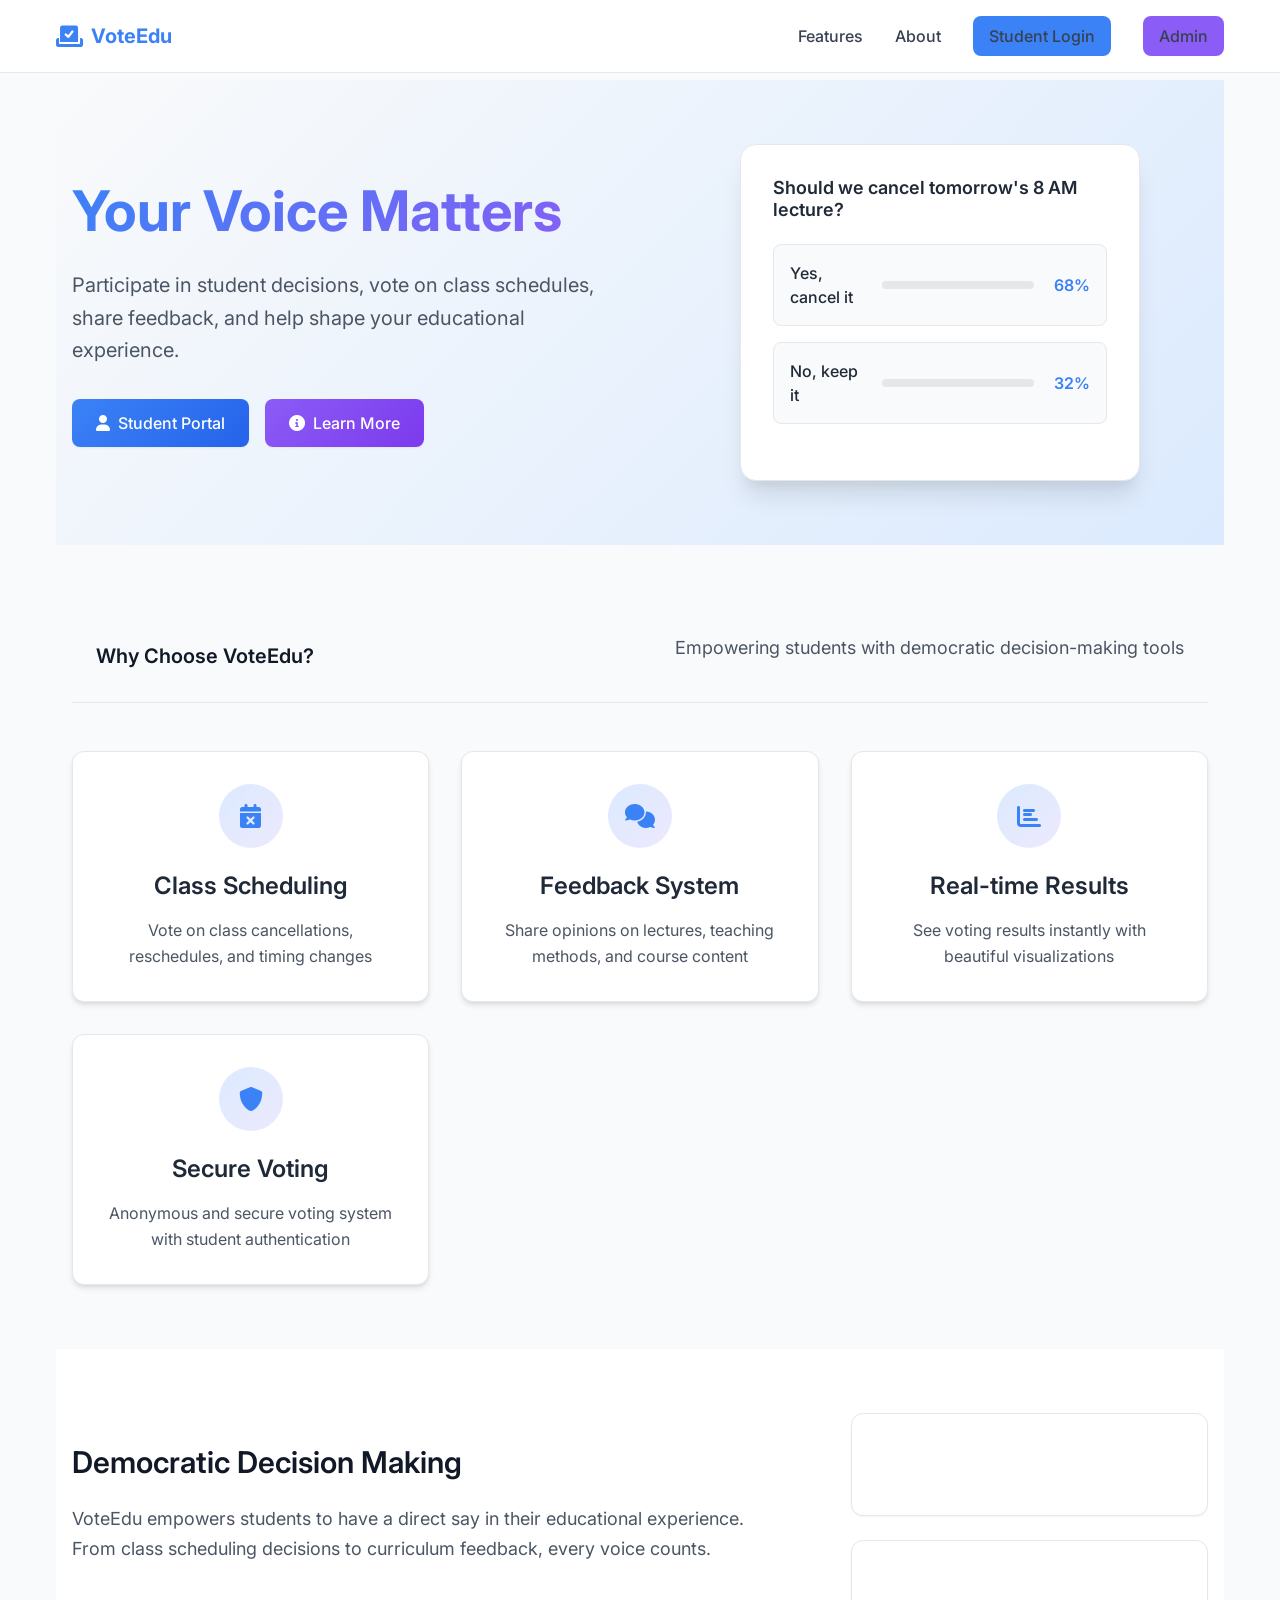
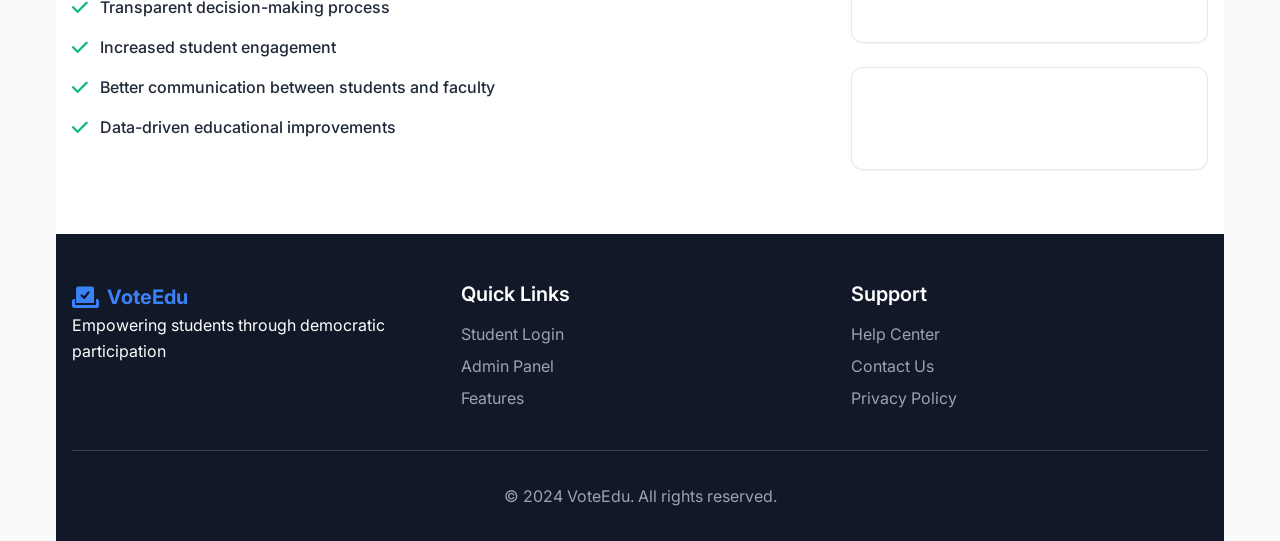
<file: index.html>
<!DOCTYPE html>
<html lang="en">
<head>
    <meta charset="UTF-8">
    <meta name="viewport" content="width=device-width, initial-scale=1.0">
    <title>Student Voting System</title>
    <link rel="stylesheet" href="css/style.css">
    <link href="https://fonts.googleapis.com/css2?family=Inter:wght@300;400;500;600;700&display=swap" rel="stylesheet">
    <link rel="stylesheet" href="https://cdnjs.cloudflare.com/ajax/libs/font-awesome/6.0.0/css/all.min.css">
</head>
<body>
    <div class="container">
        <header class="header">
            <div class="nav-container">
                <div class="logo">
                    <i class="fas fa-vote-yea"></i>
                    <span>VoteEdu</span>
                </div>
                <nav class="nav-links">
                    <a href="#features">Features</a>
                    <a href="#about">About</a>
                    <a href="login.html" class="btn-login">Student Login</a>
                    <a href="admin-login.html" class="btn-admin">Admin</a>
                </nav>
            </div>
        </header>

        <main class="main-content">
            <section class="hero">
                <div class="hero-content">
                    <h1 class="hero-title">Your Voice Matters</h1>
                    <p class="hero-subtitle">
                        Participate in student decisions, vote on class schedules, share feedback, 
                        and help shape your educational experience.
                    </p>
                    <div class="hero-buttons">
                        <a href="login.html" class="btn btn-primary">
                            <i class="fas fa-user"></i>
                            Student Portal
                        </a>
                        <a href="#features" class="btn btn-secondary">
                            <i class="fas fa-info-circle"></i>
                            Learn More
                        </a>
                    </div>
                </div>
                <div class="hero-visual">
                    <div class="voting-card">
                        <div class="card-header">
                            <h3>Should we cancel tomorrow's 8 AM lecture?</h3>
                        </div>
                        <div class="voting-options">
                            <div class="option">
                                <span class="option-text">Yes, cancel it</span>
                                <div class="progress-bar">
                                    <div class="progress" style="width: 68%"></div>
                                </div>
                                <span class="percentage">68%</span>
                            </div>
                            <div class="option">
                                <span class="option-text">No, keep it</span>
                                <div class="progress-bar">
                                    <div class="progress" style="width: 32%"></div>
                                </div>
                                <span class="percentage">32%</span>
                            </div>
                        </div>
                    </div>
                </div>
            </section>

            <section id="features" class="features">
                <div class="section-header">
                    <h2>Why Choose VoteEdu?</h2>
                    <p>Empowering students with democratic decision-making tools</p>
                </div>
                <div class="features-grid">
                    <div class="feature-card">
                        <div class="feature-icon">
                            <i class="fas fa-calendar-times"></i>
                        </div>
                        <h3>Class Scheduling</h3>
                        <p>Vote on class cancellations, reschedules, and timing changes</p>
                    </div>
                    <div class="feature-card">
                        <div class="feature-icon">
                            <i class="fas fa-comments"></i>
                        </div>
                        <h3>Feedback System</h3>
                        <p>Share opinions on lectures, teaching methods, and course content</p>
                    </div>
                    <div class="feature-card">
                        <div class="feature-icon">
                            <i class="fas fa-chart-bar"></i>
                        </div>
                        <h3>Real-time Results</h3>
                        <p>See voting results instantly with beautiful visualizations</p>
                    </div>
                    <div class="feature-card">
                        <div class="feature-icon">
                            <i class="fas fa-shield-alt"></i>
                        </div>
                        <h3>Secure Voting</h3>
                        <p>Anonymous and secure voting system with student authentication</p>
                    </div>
                </div>
            </section>

            <section id="about" class="about">
                <div class="about-content">
                    <div class="about-text">
                        <h2>Democratic Decision Making</h2>
                        <p>
                            VoteEdu empowers students to have a direct say in their educational experience. 
                            From class scheduling decisions to curriculum feedback, every voice counts.
                        </p>
                        <ul class="benefits-list">
                            <li><i class="fas fa-check"></i> Transparent decision-making process</li>
                            <li><i class="fas fa-check"></i> Increased student engagement</li>
                            <li><i class="fas fa-check"></i> Better communication between students and faculty</li>
                            <li><i class="fas fa-check"></i> Data-driven educational improvements</li>
                        </ul>
                    </div>
                    <div class="about-stats">
                        <div class="stat-card">
                            <div class="stat-number">2,500+</div>
                            <div class="stat-label">Active Students</div>
                        </div>
                        <div class="stat-card">
                            <div class="stat-number">150+</div>
                            <div class="stat-label">Polls Created</div>
                        </div>
                        <div class="stat-card">
                            <div class="stat-number">95%</div>
                            <div class="stat-label">Satisfaction Rate</div>
                        </div>
                    </div>
                </div>
            </section>
        </main>

        <footer class="footer">
            <div class="footer-content">
                <div class="footer-section">
                    <div class="logo">
                        <i class="fas fa-vote-yea"></i>
                        <span>VoteEdu</span>
                    </div>
                    <p>Empowering students through democratic participation</p>
                </div>
                <div class="footer-section">
                    <h4>Quick Links</h4>
                    <ul>
                        <li><a href="login.html">Student Login</a></li>
                        <li><a href="admin-login.html">Admin Panel</a></li>
                        <li><a href="#features">Features</a></li>
                    </ul>
                </div>
                <div class="footer-section">
                    <h4>Support</h4>
                    <ul>
                        <li><a href="#help">Help Center</a></li>
                        <li><a href="#contact">Contact Us</a></li>
                        <li><a href="#privacy">Privacy Policy</a></li>
                    </ul>
                </div>
            </div>
            <div class="footer-bottom">
                <p>&copy; 2024 VoteEdu. All rights reserved.</p>
            </div>
        </footer>
    </div>

    <script src="js/main.js"></script>
</body>
</html>
</file>
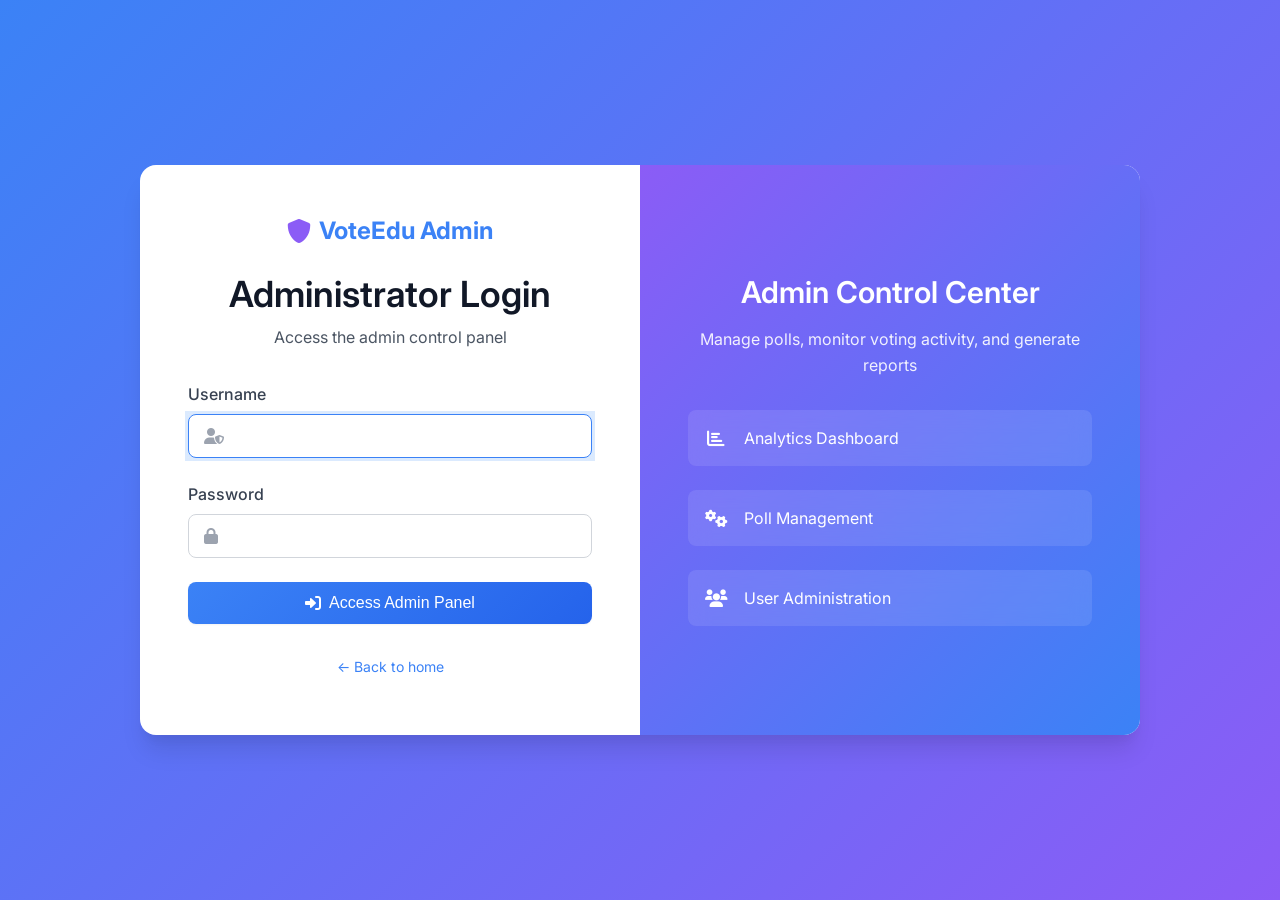
<file: admin-login.html>
<!DOCTYPE html>
<html lang="en">
<head>
    <meta charset="UTF-8">
    <meta name="viewport" content="width=device-width, initial-scale=1.0">
    <title>Admin Login - VoteEdu</title>
    <link rel="stylesheet" href="css/style.css">
    <link href="https://fonts.googleapis.com/css2?family=Inter:wght@300;400;500;600;700&display=swap" rel="stylesheet">
    <link rel="stylesheet" href="https://cdnjs.cloudflare.com/ajax/libs/font-awesome/6.0.0/css/all.min.css">
</head>
<body class="auth-page">
    <div class="auth-container">
        <div class="auth-card admin-auth">
            <div class="auth-header">
                <div class="logo">
                    <i class="fas fa-shield-alt"></i>
                    <span>VoteEdu Admin</span>
                </div>
                <h1>Administrator Login</h1>
                <p>Access the admin control panel</p>
            </div>

            <form class="auth-form" action="php/admin-login.php" method="POST">
                <div class="form-group">
                    <label for="admin_username">Username</label>
                    <div class="input-group">
                        <i class="fas fa-user-shield"></i>
                        <input type="text" id="admin_username" name="admin_username" required>
                    </div>
                </div>

                <div class="form-group">
                    <label for="admin_password">Password</label>
                    <div class="input-group">
                        <i class="fas fa-lock"></i>
                        <input type="password" id="admin_password" name="admin_password" required>
                    </div>
                </div>

                <button type="submit" class="btn btn-primary btn-full">
                    <i class="fas fa-sign-in-alt"></i>
                    Access Admin Panel
                </button>
            </form>

            <div class="auth-footer">
                <p><a href="index.html">← Back to home</a></p>
            </div>
        </div>

        <div class="auth-visual admin-visual">
            <div class="visual-content">
                <h2>Admin Control Center</h2>
                <p>Manage polls, monitor voting activity, and generate reports</p>
                <div class="feature-highlights">
                    <div class="highlight">
                        <i class="fas fa-chart-bar"></i>
                        <span>Analytics Dashboard</span>
                    </div>
                    <div class="highlight">
                        <i class="fas fa-cogs"></i>
                        <span>Poll Management</span>
                    </div>
                    <div class="highlight">
                        <i class="fas fa-users"></i>
                        <span>User Administration</span>
                    </div>
                </div>
            </div>
        </div>
    </div>

    <script src="js/auth.js"></script>
</body>
</html>
</file>
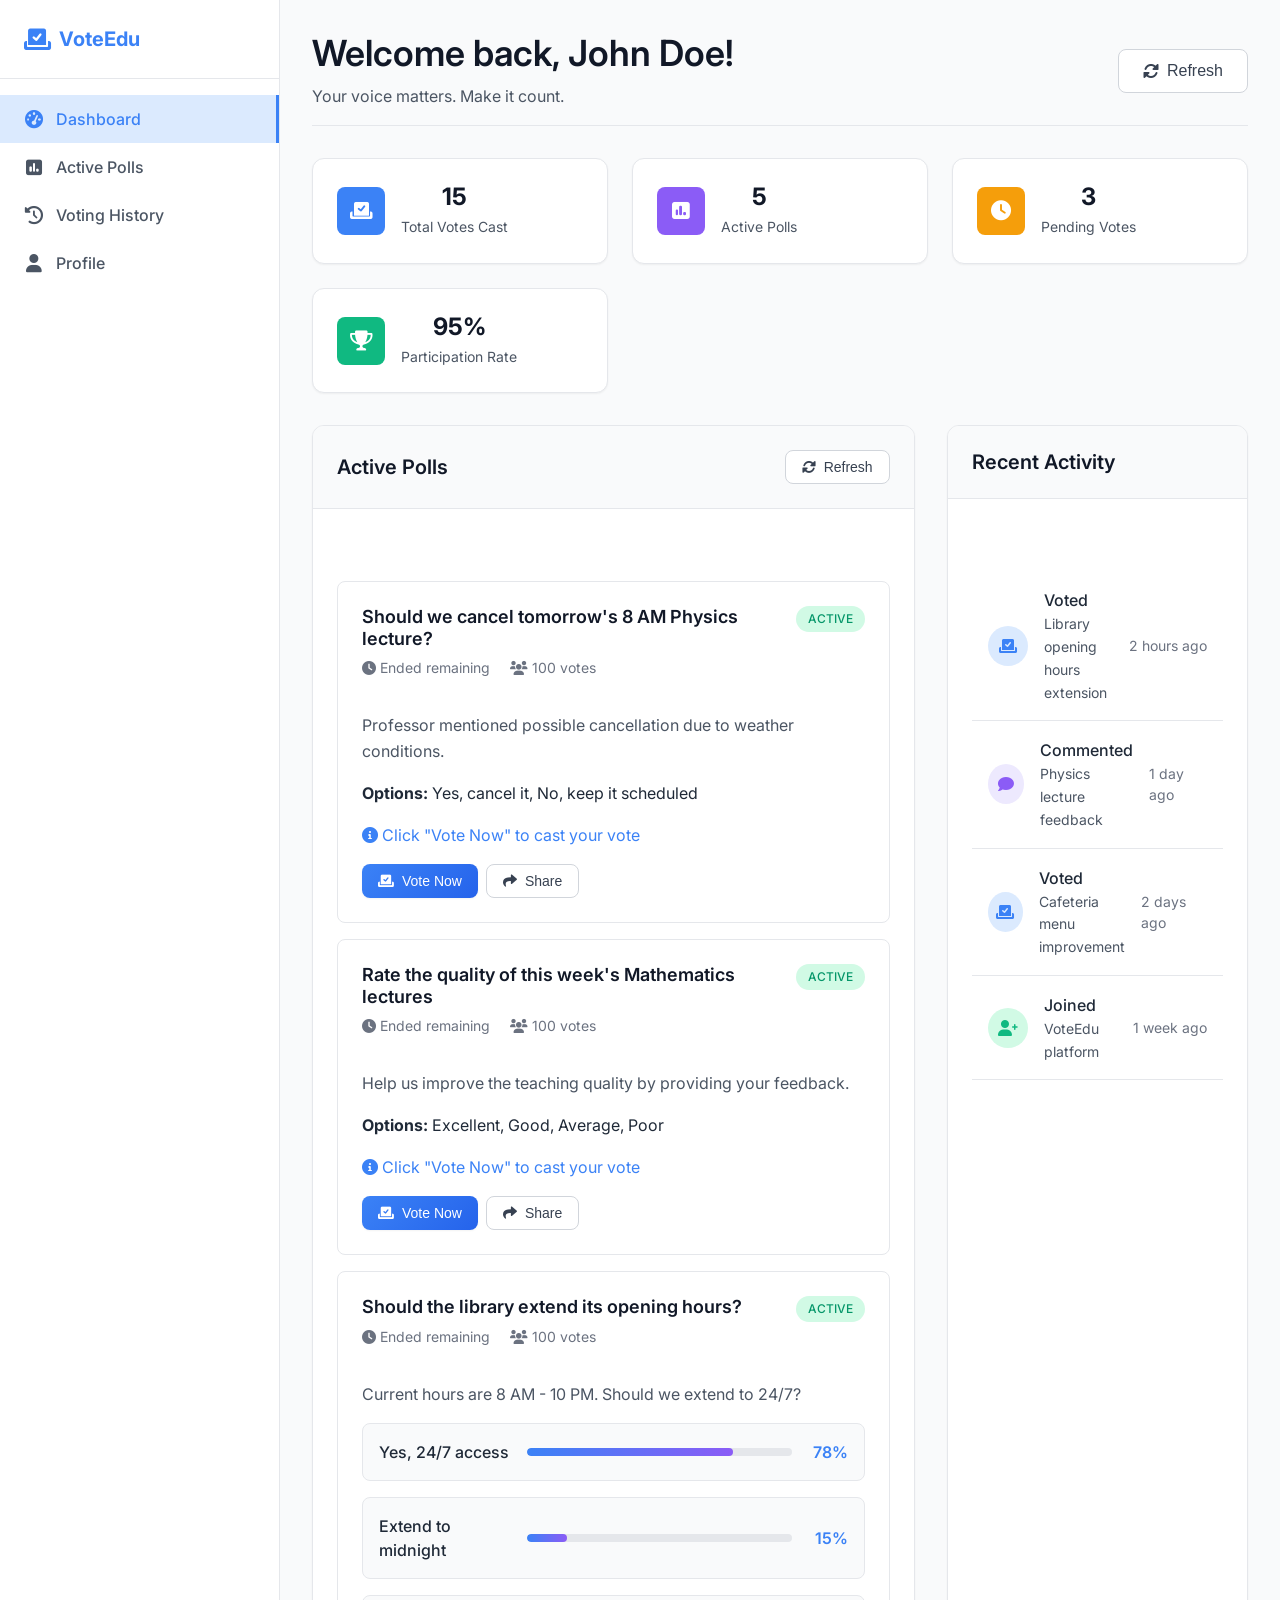
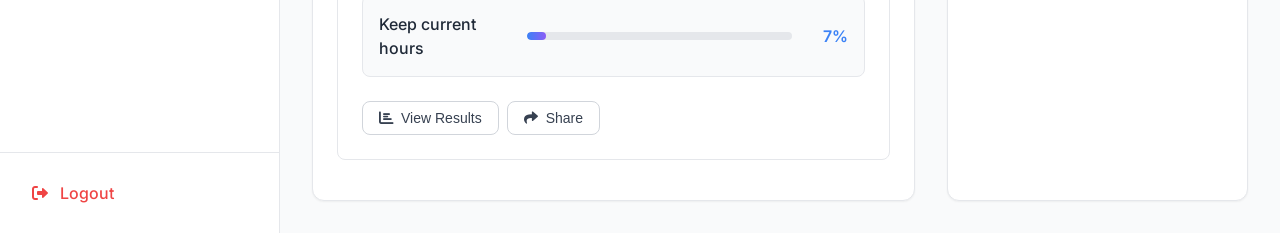
<file: dashboard.html>
<!DOCTYPE html>
<html lang="en">
<head>
    <meta charset="UTF-8">
    <meta name="viewport" content="width=device-width, initial-scale=1.0">
    <title>Student Dashboard - VoteEdu</title>
    <link rel="stylesheet" href="css/style.css">
    <link href="https://fonts.googleapis.com/css2?family=Inter:wght@300;400;500;600;700&display=swap" rel="stylesheet">
    <link rel="stylesheet" href="https://cdnjs.cloudflare.com/ajax/libs/font-awesome/6.0.0/css/all.min.css">
</head>
<body class="dashboard-page">
    <div class="dashboard-container">
        <aside class="sidebar">
            <div class="sidebar-header">
                <div class="logo">
                    <i class="fas fa-vote-yea"></i>
                    <span>VoteEdu</span>
                </div>
            </div>
            
            <nav class="sidebar-nav">
                <a href="#dashboard" class="nav-item active">
                    <i class="fas fa-tachometer-alt"></i>
                    <span>Dashboard</span>
                </a>
                <a href="#polls" class="nav-item">
                    <i class="fas fa-poll"></i>
                    <span>Active Polls</span>
                </a>
                <a href="#history" class="nav-item">
                    <i class="fas fa-history"></i>
                    <span>Voting History</span>
                </a>
                <a href="#profile" class="nav-item">
                    <i class="fas fa-user"></i>
                    <span>Profile</span>
                </a>
            </nav>

            <div class="sidebar-footer">
                <a href="php/logout.php" class="logout-btn">
                    <i class="fas fa-sign-out-alt"></i>
                    <span>Logout</span>
                </a>
            </div>
        </aside>

        <main class="main-dashboard">
            <header class="dashboard-header">
                <div class="header-content">
                    <h1>Welcome back, <span id="studentName">Student</span>!</h1>
                    <p>Your voice matters. Make it count.</p>
                </div>
                <div class="header-actions">
                    <button class="btn btn-outline" onclick="refreshDashboard()">
                        <i class="fas fa-sync-alt"></i>
                        Refresh
                    </button>
                </div>
            </header>

            <div class="dashboard-content">
                <div class="stats-grid">
                    <div class="stat-card">
                        <div class="stat-icon">
                            <i class="fas fa-vote-yea"></i>
                        </div>
                        <div class="stat-info">
                            <h3 id="totalVotes">0</h3>
                            <p>Total Votes Cast</p>
                        </div>
                    </div>
                    <div class="stat-card">
                        <div class="stat-icon">
                            <i class="fas fa-poll"></i>
                        </div>
                        <div class="stat-info">
                            <h3 id="activePolls">0</h3>
                            <p>Active Polls</p>
                        </div>
                    </div>
                    <div class="stat-card">
                        <div class="stat-icon">
                            <i class="fas fa-clock"></i>
                        </div>
                        <div class="stat-info">
                            <h3 id="pendingVotes">0</h3>
                            <p>Pending Votes</p>
                        </div>
                    </div>
                    <div class="stat-card">
                        <div class="stat-icon">
                            <i class="fas fa-trophy"></i>
                        </div>
                        <div class="stat-info">
                            <h3>95%</h3>
                            <p>Participation Rate</p>
                        </div>
                    </div>
                </div>

                <div class="content-grid">
                    <section class="polls-section">
                        <div class="section-header">
                            <h2>Active Polls</h2>
                            <button class="btn btn-outline btn-sm" onclick="loadPolls()">
                                <i class="fas fa-sync-alt"></i>
                                Refresh
                            </button>
                        </div>
                        <div class="polls-container" id="pollsContainer">
                            <!-- Polls will be loaded dynamically -->
                        </div>
                    </section>

                    <section class="recent-activity">
                        <div class="section-header">
                            <h2>Recent Activity</h2>
                        </div>
                        <div class="activity-list" id="activityList">
                            <!-- Activity items will be loaded dynamically -->
                        </div>
                    </section>
                </div>
            </div>
        </main>
    </div>

    <!-- Voting Modal -->
    <div class="modal" id="votingModal">
        <div class="modal-content">
            <div class="modal-header">
                <h3 id="modalTitle">Poll Title</h3>
                <button class="close-btn" onclick="closeVotingModal()">
                    <i class="fas fa-times"></i>
                </button>
            </div>
            <div class="modal-body">
                <p id="modalDescription">Poll description</p>
                <div class="voting-options" id="votingOptions">
                    <!-- Options will be populated dynamically -->
                </div>
                <div class="comment-section">
                    <label for="voterComment">Add a comment (optional):</label>
                    <textarea id="voterComment" placeholder="Share your thoughts..."></textarea>
                </div>
            </div>
            <div class="modal-footer">
                <button class="btn btn-secondary" onclick="closeVotingModal()">Cancel</button>
                <button class="btn btn-primary" onclick="submitVote()">
                    <i class="fas fa-vote-yea"></i>
                    Submit Vote
                </button>
            </div>
        </div>
    </div>

    <script src="js/dashboard.js"></script>
</body>
</html>
</file>
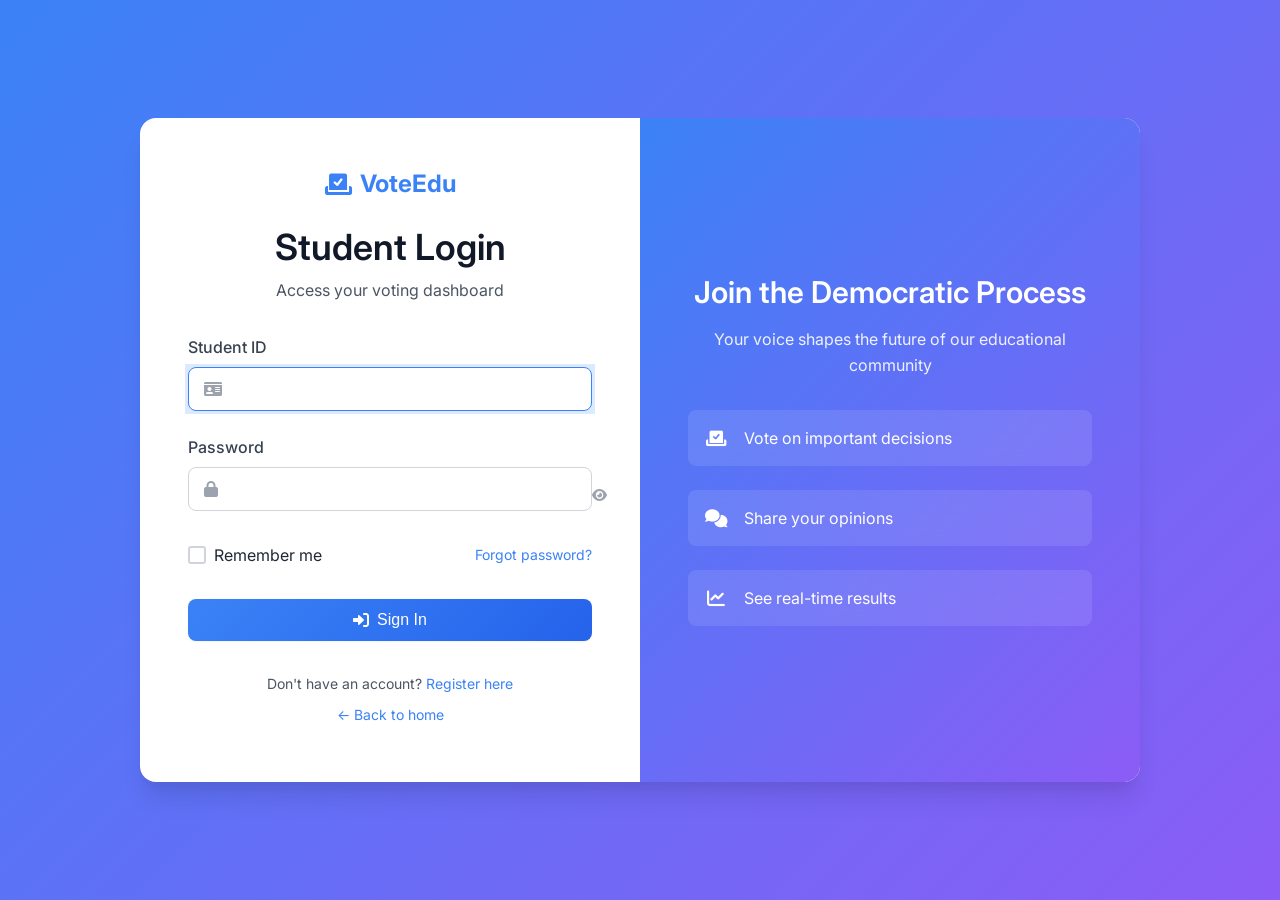
<file: login.html>
<!DOCTYPE html>
<html lang="en">
<head>
    <meta charset="UTF-8">
    <meta name="viewport" content="width=device-width, initial-scale=1.0">
    <title>Student Login - VoteEdu</title>
    <link rel="stylesheet" href="css/style.css">
    <link href="https://fonts.googleapis.com/css2?family=Inter:wght@300;400;500;600;700&display=swap" rel="stylesheet">
    <link rel="stylesheet" href="https://cdnjs.cloudflare.com/ajax/libs/font-awesome/6.0.0/css/all.min.css">
</head>
<body class="auth-page">
    <div class="auth-container">
        <div class="auth-card">
            <div class="auth-header">
                <div class="logo">
                    <i class="fas fa-vote-yea"></i>
                    <span>VoteEdu</span>
                </div>
                <h1>Student Login</h1>
                <p>Access your voting dashboard</p>
            </div>

            <form class="auth-form" id="loginForm" action="php/login.php" method="POST">
                <div class="form-group">
                    <label for="student_id">Student ID</label>
                    <div class="input-group">
                        <i class="fas fa-id-card"></i>
                        <input type="text" id="student_id" name="student_id" required>
                    </div>
                </div>

                <div class="form-group">
                    <label for="password">Password</label>
                    <div class="input-group">
                        <i class="fas fa-lock"></i>
                        <input type="password" id="password" name="password" required>
                        <button type="button" class="toggle-password" onclick="togglePassword()">
                            <i class="fas fa-eye"></i>
                        </button>
                    </div>
                </div>

                <div class="form-options">
                    <label class="checkbox-container">
                        <input type="checkbox" name="remember">
                        <span class="checkmark"></span>
                        Remember me
                    </label>
                    <a href="#forgot" class="forgot-link">Forgot password?</a>
                </div>

                <button type="submit" class="btn btn-primary btn-full">
                    <i class="fas fa-sign-in-alt"></i>
                    Sign In
                </button>
            </form>

            <div class="auth-footer">
                <p>Don't have an account? <a href="register.html">Register here</a></p>
                <p><a href="index.html">← Back to home</a></p>
            </div>
        </div>

        <div class="auth-visual">
            <div class="visual-content">
                <h2>Join the Democratic Process</h2>
                <p>Your voice shapes the future of our educational community</p>
                <div class="feature-highlights">
                    <div class="highlight">
                        <i class="fas fa-vote-yea"></i>
                        <span>Vote on important decisions</span>
                    </div>
                    <div class="highlight">
                        <i class="fas fa-comments"></i>
                        <span>Share your opinions</span>
                    </div>
                    <div class="highlight">
                        <i class="fas fa-chart-line"></i>
                        <span>See real-time results</span>
                    </div>
                </div>
            </div>
        </div>
    </div>

    <script src="js/auth.js"></script>
</body>
</html>
</file>
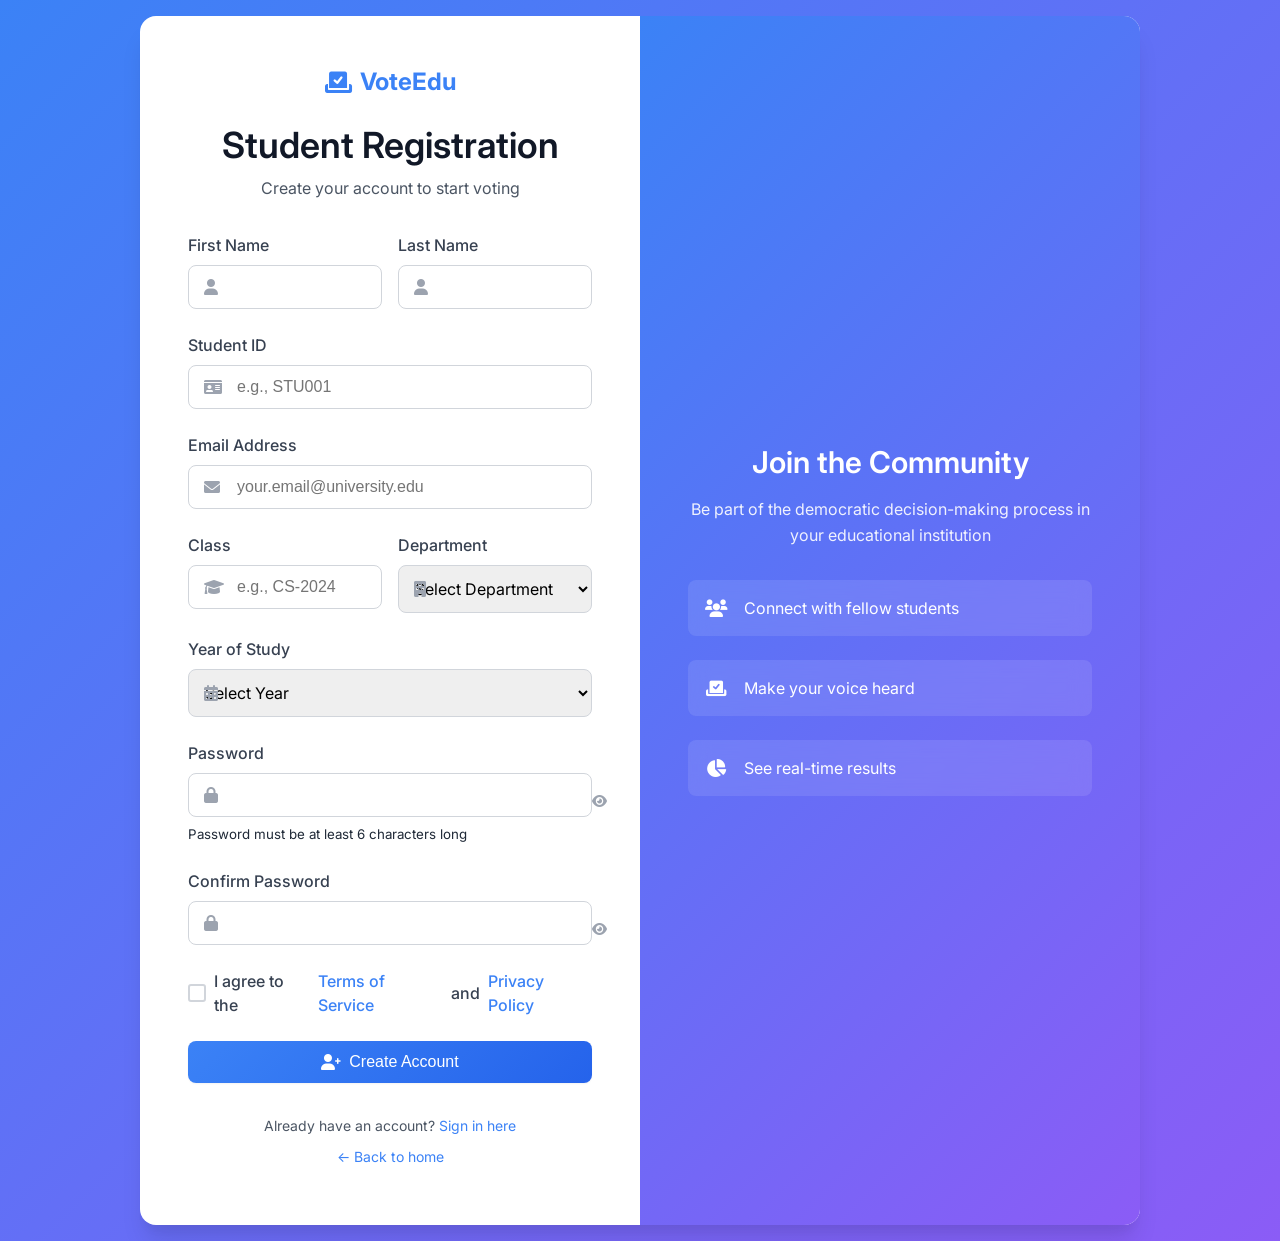
<file: register.html>
<!DOCTYPE html>
<html lang="en">
<head>
    <meta charset="UTF-8">
    <meta name="viewport" content="width=device-width, initial-scale=1.0">
    <title>Student Registration - VoteEdu</title>
    <link rel="stylesheet" href="css/style.css">
    <link href="https://fonts.googleapis.com/css2?family=Inter:wght@300;400;500;600;700&display=swap" rel="stylesheet">
    <link rel="stylesheet" href="https://cdnjs.cloudflare.com/ajax/libs/font-awesome/6.0.0/css/all.min.css">
</head>
<body class="auth-page">
    <div class="auth-container">
        <div class="auth-card">
            <div class="auth-header">
                <div class="logo">
                    <i class="fas fa-vote-yea"></i>
                    <span>VoteEdu</span>
                </div>
                <h1>Student Registration</h1>
                <p>Create your account to start voting</p>
            </div>

            <form class="auth-form" id="registerForm" action="php/register.php" method="POST">
                <div class="form-row">
                    <div class="form-group">
                        <label for="first_name">First Name</label>
                        <div class="input-group">
                            <i class="fas fa-user"></i>
                            <input type="text" id="first_name" name="first_name" required>
                        </div>
                    </div>
                    <div class="form-group">
                        <label for="last_name">Last Name</label>
                        <div class="input-group">
                            <i class="fas fa-user"></i>
                            <input type="text" id="last_name" name="last_name" required>
                        </div>
                    </div>
                </div>

                <div class="form-group">
                    <label for="student_id">Student ID</label>
                    <div class="input-group">
                        <i class="fas fa-id-card"></i>
                        <input type="text" id="student_id" name="student_id" required placeholder="e.g., STU001">
                    </div>
                </div>

                <div class="form-group">
                    <label for="email">Email Address</label>
                    <div class="input-group">
                        <i class="fas fa-envelope"></i>
                        <input type="email" id="email" name="email" required placeholder="your.email@university.edu">
                    </div>
                </div>

                <div class="form-row">
                    <div class="form-group">
                        <label for="class">Class</label>
                        <div class="input-group">
                            <i class="fas fa-graduation-cap"></i>
                            <input type="text" id="class" name="class" placeholder="e.g., CS-2024">
                        </div>
                    </div>
                    <div class="form-group">
                        <label for="department">Department</label>
                        <div class="input-group">
                            <i class="fas fa-building"></i>
                            <select id="department" name="department">
                                <option value="">Select Department</option>
                                <option value="Computer Science">Computer Science</option>
                                <option value="Electrical Engineering">Electrical Engineering</option>
                                <option value="Mechanical Engineering">Mechanical Engineering</option>
                                <option value="Civil Engineering">Civil Engineering</option>
                                <option value="Business Administration">Business Administration</option>
                                <option value="Mathematics">Mathematics</option>
                                <option value="Physics">Physics</option>
                                <option value="Chemistry">Chemistry</option>
                                <option value="Biology">Biology</option>
                                <option value="Other">Other</option>
                            </select>
                        </div>
                    </div>
                </div>

                <div class="form-group">
                    <label for="year_of_study">Year of Study</label>
                    <div class="input-group">
                        <i class="fas fa-calendar-alt"></i>
                        <select id="year_of_study" name="year_of_study">
                            <option value="">Select Year</option>
                            <option value="1">1st Year</option>
                            <option value="2">2nd Year</option>
                            <option value="3">3rd Year</option>
                            <option value="4">4th Year</option>
                            <option value="5">5th Year</option>
                        </select>
                    </div>
                </div>

                <div class="form-group">
                    <label for="password">Password</label>
                    <div class="input-group">
                        <i class="fas fa-lock"></i>
                        <input type="password" id="password" name="password" required minlength="6">
                        <button type="button" class="toggle-password" onclick="togglePassword('password')">
                            <i class="fas fa-eye"></i>
                        </button>
                    </div>
                    <small class="form-help">Password must be at least 6 characters long</small>
                </div>

                <div class="form-group">
                    <label for="confirm_password">Confirm Password</label>
                    <div class="input-group">
                        <i class="fas fa-lock"></i>
                        <input type="password" id="confirm_password" name="confirm_password" required minlength="6">
                        <button type="button" class="toggle-password" onclick="togglePassword('confirm_password')">
                            <i class="fas fa-eye"></i>
                        </button>
                    </div>
                </div>

                <div class="form-group">
                    <label class="checkbox-container">
                        <input type="checkbox" name="terms" required>
                        <span class="checkmark"></span>
                        I agree to the <a href="#terms" class="text-primary">Terms of Service</a> and <a href="#privacy" class="text-primary">Privacy Policy</a>
                    </label>
                </div>

                <button type="submit" class="btn btn-primary btn-full">
                    <i class="fas fa-user-plus"></i>
                    Create Account
                </button>
            </form>

            <div class="auth-footer">
                <p>Already have an account? <a href="login.html">Sign in here</a></p>
                <p><a href="index.html">← Back to home</a></p>
            </div>
        </div>

        <div class="auth-visual">
            <div class="visual-content">
                <h2>Join the Community</h2>
                <p>Be part of the democratic decision-making process in your educational institution</p>
                <div class="feature-highlights">
                    <div class="highlight">
                        <i class="fas fa-users"></i>
                        <span>Connect with fellow students</span>
                    </div>
                    <div class="highlight">
                        <i class="fas fa-vote-yea"></i>
                        <span>Make your voice heard</span>
                    </div>
                    <div class="highlight">
                        <i class="fas fa-chart-pie"></i>
                        <span>See real-time results</span>
                    </div>
                </div>
            </div>
        </div>
    </div>

    <script>
        // Toggle password visibility
        function togglePassword(fieldId) {
            const passwordField = document.getElementById(fieldId);
            const toggleBtn = passwordField.parentElement.querySelector('.toggle-password');
            const icon = toggleBtn.querySelector('i');
            
            if (passwordField.type === 'password') {
                passwordField.type = 'text';
                icon.className = 'fas fa-eye-slash';
            } else {
                passwordField.type = 'password';
                icon.className = 'fas fa-eye';
            }
        }

        // Form validation and submission
        document.getElementById('registerForm').addEventListener('submit', function(e) {
            e.preventDefault();
            
            const password = document.getElementById('password').value;
            const confirmPassword = document.getElementById('confirm_password').value;
            
            if (password !== confirmPassword) {
                showNotification('Passwords do not match', 'error');
                return;
            }
            
            const submitBtn = this.querySelector('button[type="submit"]');
            const originalText = submitBtn.innerHTML;
            
            submitBtn.innerHTML = '<i class="spinner"></i> Creating Account...';
            submitBtn.disabled = true;
            
            // Simulate registration process
            setTimeout(() => {
                showNotification('Account created successfully! Please login.', 'success');
                setTimeout(() => {
                    window.location.href = 'login.html';
                }, 2000);
            }, 2000);
        });

        // Notification system
        function showNotification(message, type = 'info') {
            const notification = document.createElement('div');
            notification.className = `notification ${type}`;
            notification.style.cssText = `
                position: fixed;
                top: 20px;
                right: 20px;
                padding: 1rem 1.5rem;
                border-radius: var(--border-radius);
                color: white;
                font-weight: 500;
                z-index: 10000;
                animation: slideIn 0.3s ease-out;
                max-width: 300px;
                box-shadow: var(--shadow-lg);
            `;
            
            switch(type) {
                case 'success':
                    notification.style.background = 'var(--success-color)';
                    break;
                case 'error':
                    notification.style.background = 'var(--error-color)';
                    break;
                default:
                    notification.style.background = 'var(--primary-color)';
            }
            
            notification.innerHTML = `
                <div style="display: flex; align-items: center; gap: 0.5rem;">
                    <i class="fas fa-${type === 'success' ? 'check-circle' : type === 'error' ? 'exclamation-circle' : 'info-circle'}"></i>
                    <span>${message}</span>
                </div>
            `;
            
            document.body.appendChild(notification);
            
            setTimeout(() => {
                notification.style.animation = 'fadeOut 0.3s ease-out';
                setTimeout(() => {
                    if (notification.parentNode) {
                        notification.parentNode.removeChild(notification);
                    }
                }, 300);
            }, 4000);
        }
    </script>
</body>
</html>
</file>
<file: css/style.css>
/* Global Styles */
:root {
  --primary-color: #3B82F6;
  --primary-dark: #2563EB;
  --primary-light: #DBEAFE;
  --secondary-color: #8B5CF6;
  --secondary-dark: #7C3AED;
  --secondary-light: #EDE9FE;
  --accent-color: #F59E0B;
  --accent-dark: #D97706;
  --accent-light: #FEF3C7;
  --success-color: #10B981;
  --success-dark: #059669;
  --success-light: #D1FAE5;
  --warning-color: #F59E0B;
  --warning-dark: #D97706;
  --warning-light: #FEF3C7;
  --error-color: #EF4444;
  --error-dark: #DC2626;
  --error-light: #FEE2E2;
  --gray-50: #F9FAFB;
  --gray-100: #F3F4F6;
  --gray-200: #E5E7EB;
  --gray-300: #D1D5DB;
  --gray-400: #9CA3AF;
  --gray-500: #6B7280;
  --gray-600: #4B5563;
  --gray-700: #374151;
  --gray-800: #1F2937;
  --gray-900: #111827;
  --white: #FFFFFF;
  --black: #000000;
  --shadow-sm: 0 1px 2px 0 rgba(0, 0, 0, 0.05);
  --shadow-md: 0 4px 6px -1px rgba(0, 0, 0, 0.1), 0 2px 4px -1px rgba(0, 0, 0, 0.06);
  --shadow-lg: 0 10px 15px -3px rgba(0, 0, 0, 0.1), 0 4px 6px -2px rgba(0, 0, 0, 0.05);
  --shadow-xl: 0 20px 25px -5px rgba(0, 0, 0, 0.1), 0 10px 10px -5px rgba(0, 0, 0, 0.04);
  --border-radius: 8px;
  --border-radius-lg: 12px;
  --border-radius-xl: 16px;
  --transition: all 0.3s cubic-bezier(0.4, 0, 0.2, 1);
  --font-size-xs: 0.75rem;
  --font-size-sm: 0.875rem;
  --font-size-base: 1rem;
  --font-size-lg: 1.125rem;
  --font-size-xl: 1.25rem;
  --font-size-2xl: 1.5rem;
  --font-size-3xl: 1.875rem;
  --font-size-4xl: 2.25rem;
  --line-height-tight: 1.2;
  --line-height-normal: 1.5;
  --line-height-relaxed: 1.625;
}

* {
  margin: 0;
  padding: 0;
  box-sizing: border-box;
}

body {
  font-family: 'Inter', -apple-system, BlinkMacSystemFont, 'Segoe UI', Roboto, sans-serif;
  line-height: var(--line-height-normal);
  color: var(--gray-800);
  background-color: var(--gray-50);
  -webkit-font-smoothing: antialiased;
  -moz-osx-font-smoothing: grayscale;
}

/* Typography */
h1, h2, h3, h4, h5, h6 {
  font-weight: 600;
  line-height: var(--line-height-tight);
  color: var(--gray-900);
  margin-bottom: 0.5rem;
}

h1 { font-size: var(--font-size-4xl); }
h2 { font-size: var(--font-size-3xl); }
h3 { font-size: var(--font-size-2xl); }
h4 { font-size: var(--font-size-xl); }
h5 { font-size: var(--font-size-lg); }
h6 { font-size: var(--font-size-base); }

p {
  margin-bottom: 1rem;
  line-height: var(--line-height-relaxed);
}

a {
  color: var(--primary-color);
  text-decoration: none;
  transition: var(--transition);
}

a:hover {
  color: var(--primary-dark);
}

/* Button Styles */
.btn {
  display: inline-flex;
  align-items: center;
  justify-content: center;
  gap: 0.5rem;
  padding: 0.75rem 1.5rem;
  font-size: var(--font-size-base);
  font-weight: 500;
  border: none;
  border-radius: var(--border-radius);
  cursor: pointer;
  transition: var(--transition);
  text-decoration: none;
  white-space: nowrap;
}

.btn-primary {
  background: linear-gradient(135deg, var(--primary-color), var(--primary-dark));
  color: var(--white);
  box-shadow: var(--shadow-sm);
}

.btn-primary:hover {
  background: linear-gradient(135deg, var(--primary-dark), var(--primary-color));
  box-shadow: var(--shadow-md);
  transform: translateY(-1px);
}

.btn-secondary {
  background: linear-gradient(135deg, var(--secondary-color), var(--secondary-dark));
  color: var(--white);
  box-shadow: var(--shadow-sm);
}

.btn-secondary:hover {
  background: linear-gradient(135deg, var(--secondary-dark), var(--secondary-color));
  box-shadow: var(--shadow-md);
  transform: translateY(-1px);
}

.btn-outline {
  background: var(--white);
  color: var(--gray-700);
  border: 1px solid var(--gray-300);
}

.btn-outline:hover {
  background: var(--gray-50);
  border-color: var(--gray-400);
}

.btn-full {
  width: 100%;
}

.btn-sm {
  padding: 0.5rem 1rem;
  font-size: var(--font-size-sm);
}

.btn-lg {
  padding: 1rem 2rem;
  font-size: var(--font-size-lg);
}

/* Container */
.container {
  max-width: 1200px;
  margin: 0 auto;
  padding: 0 1rem;
}

/* Header */
.header {
  background: rgba(255, 255, 255, 0.95);
  backdrop-filter: blur(10px);
  border-bottom: 1px solid var(--gray-200);
  position: fixed;
  top: 0;
  left: 0;
  right: 0;
  z-index: 1000;
}

.nav-container {
  max-width: 1200px;
  margin: 0 auto;
  padding: 1rem;
  display: flex;
  align-items: center;
  justify-content: space-between;
}

.logo {
  display: flex;
  align-items: center;
  gap: 0.5rem;
  font-size: var(--font-size-xl);
  font-weight: 700;
  color: var(--primary-color);
}

.logo i {
  font-size: 1.5rem;
}

.nav-links {
  display: flex;
  align-items: center;
  gap: 2rem;
}

.nav-links a {
  font-weight: 500;
  color: var(--gray-700);
  transition: var(--transition);
}

.nav-links a:hover {
  color: var(--primary-color);
}

.btn-login, .btn-admin {
  padding: 0.5rem 1rem;
  border-radius: var(--border-radius);
  font-weight: 500;
}

.btn-login {
  background: var(--primary-color);
  color: var(--white);
}

.btn-admin {
  background: var(--secondary-color);
  color: var(--white);
}

/* Main Content */
.main-content {
  margin-top: 80px;
}

/* Hero Section */
.hero {
  padding: 4rem 1rem;
  background: linear-gradient(135deg, var(--gray-50) 0%, var(--primary-light) 100%);
  display: grid;
  grid-template-columns: 1fr 1fr;
  gap: 4rem;
  align-items: center;
  max-width: 1200px;
  margin: 0 auto;
}

.hero-content h1 {
  font-size: 3.5rem;
  font-weight: 700;
  background: linear-gradient(135deg, var(--primary-color), var(--secondary-color));
  -webkit-background-clip: text;
  -webkit-text-fill-color: transparent;
  background-clip: text;
  margin-bottom: 1.5rem;
}

.hero-subtitle {
  font-size: var(--font-size-xl);
  color: var(--gray-600);
  margin-bottom: 2rem;
  line-height: var(--line-height-relaxed);
}

.hero-buttons {
  display: flex;
  gap: 1rem;
  flex-wrap: wrap;
}

.hero-visual {
  display: flex;
  justify-content: center;
  align-items: center;
}

.voting-card {
  background: var(--white);
  border-radius: var(--border-radius-xl);
  padding: 2rem;
  box-shadow: var(--shadow-xl);
  border: 1px solid var(--gray-200);
  max-width: 400px;
  width: 100%;
}

.card-header h3 {
  font-size: var(--font-size-lg);
  color: var(--gray-800);
  margin-bottom: 1.5rem;
}

.voting-options {
  display: flex;
  flex-direction: column;
  gap: 1rem;
}

.option {
  display: flex;
  align-items: center;
  gap: 1rem;
  padding: 1rem;
  background: var(--gray-50);
  border-radius: var(--border-radius);
  border: 1px solid var(--gray-200);
}

.option-text {
  flex: 1;
  font-weight: 500;
}

.progress-bar {
  flex: 2;
  height: 8px;
  background: var(--gray-200);
  border-radius: 4px;
  overflow: hidden;
}

.progress {
  height: 100%;
  background: linear-gradient(90deg, var(--primary-color), var(--secondary-color));
  border-radius: 4px;
  transition: width 0.3s ease;
}

.percentage {
  font-weight: 600;
  color: var(--primary-color);
  min-width: 40px;
  text-align: right;
}

/* Features Section */
.features {
  padding: 4rem 1rem;
  max-width: 1200px;
  margin: 0 auto;
}

.section-header {
  text-align: center;
  margin-bottom: 3rem;
}

.section-header h2 {
  font-size: var(--font-size-3xl);
  margin-bottom: 1rem;
}

.section-header p {
  font-size: var(--font-size-lg);
  color: var(--gray-600);
}

.features-grid {
  display: grid;
  grid-template-columns: repeat(auto-fit, minmax(280px, 1fr));
  gap: 2rem;
}

.feature-card {
  background: var(--white);
  padding: 2rem;
  border-radius: var(--border-radius-lg);
  box-shadow: var(--shadow-md);
  border: 1px solid var(--gray-200);
  text-align: center;
  transition: var(--transition);
}

.feature-card:hover {
  transform: translateY(-4px);
  box-shadow: var(--shadow-xl);
}

.feature-icon {
  width: 64px;
  height: 64px;
  margin: 0 auto 1.5rem;
  background: linear-gradient(135deg, var(--primary-light), var(--secondary-light));
  border-radius: 50%;
  display: flex;
  align-items: center;
  justify-content: center;
  font-size: 1.5rem;
  color: var(--primary-color);
}

.feature-card h3 {
  margin-bottom: 1rem;
  color: var(--gray-800);
}

.feature-card p {
  color: var(--gray-600);
  margin-bottom: 0;
}

/* About Section */
.about {
  padding: 4rem 1rem;
  background: var(--white);
  margin: 0 auto;
  max-width: 1200px;
}

.about-content {
  display: grid;
  grid-template-columns: 2fr 1fr;
  gap: 4rem;
  align-items: center;
}

.about-text h2 {
  margin-bottom: 1.5rem;
}

.about-text p {
  font-size: var(--font-size-lg);
  color: var(--gray-600);
  margin-bottom: 2rem;
}

.benefits-list {
  list-style: none;
  display: flex;
  flex-direction: column;
  gap: 1rem;
}

.benefits-list li {
  display: flex;
  align-items: center;
  gap: 0.75rem;
  font-weight: 500;
}

.benefits-list i {
  color: var(--success-color);
  font-size: var(--font-size-lg);
}

.about-stats {
  display: flex;
  flex-direction: column;
  gap: 1.5rem;
}

.stat-card {
  background: linear-gradient(135deg, var(--primary-color), var(--secondary-color));
  color: var(--white);
  padding: 2rem;
  border-radius: var(--border-radius-lg);
  text-align: center;
}

.stat-number {
  font-size: var(--font-size-3xl);
  font-weight: 700;
  margin-bottom: 0.5rem;
}

.stat-label {
  font-size: var(--font-size-sm);
  opacity: 0.9;
}

/* Footer */
.footer {
  background: var(--gray-900);
  color: var(--white);
  padding: 3rem 1rem 1rem;
}

.footer-content {
  max-width: 1200px;
  margin: 0 auto;
  display: grid;
  grid-template-columns: repeat(auto-fit, minmax(250px, 1fr));
  gap: 2rem;
  margin-bottom: 2rem;
}

.footer-section h4 {
  color: var(--white);
  margin-bottom: 1rem;
}

.footer-section ul {
  list-style: none;
}

.footer-section ul li {
  margin-bottom: 0.5rem;
}

.footer-section ul li a {
  color: var(--gray-400);
  transition: var(--transition);
}

.footer-section ul li a:hover {
  color: var(--white);
}

.footer-bottom {
  text-align: center;
  padding-top: 2rem;
  border-top: 1px solid var(--gray-700);
  color: var(--gray-400);
}

/* Auth Pages */
.auth-page {
  background: linear-gradient(135deg, var(--primary-color), var(--secondary-color));
  min-height: 100vh;
  display: flex;
  align-items: center;
  justify-content: center;
  padding: 1rem;
}

.auth-container {
  display: grid;
  grid-template-columns: 1fr 1fr;
  max-width: 1000px;
  width: 100%;
  background: var(--white);
  border-radius: var(--border-radius-xl);
  box-shadow: var(--shadow-xl);
  overflow: hidden;
}

.auth-card {
  padding: 3rem;
  display: flex;
  flex-direction: column;
  justify-content: center;
}

.auth-header {
  text-align: center;
  margin-bottom: 2rem;
}

.auth-header .logo {
  justify-content: center;
  margin-bottom: 1.5rem;
  font-size: var(--font-size-2xl);
}

.auth-header h1 {
  margin-bottom: 0.5rem;
}

.auth-header p {
  color: var(--gray-600);
  margin-bottom: 0;
}

.auth-form {
  display: flex;
  flex-direction: column;
  gap: 1.5rem;
}

.form-group {
  display: flex;
  flex-direction: column;
  gap: 0.5rem;
}

.form-group label {
  font-weight: 500;
  color: var(--gray-700);
}

.input-group {
  position: relative;
  display: flex;
  align-items: center;
}

.input-group i {
  position: absolute;
  left: 1rem;
  color: var(--gray-400);
  z-index: 1;
}

.input-group input {
  width: 100%;
  padding: 0.75rem 1rem 0.75rem 3rem;
  border: 1px solid var(--gray-300);
  border-radius: var(--border-radius);
  font-size: var(--font-size-base);
  transition: var(--transition);
}

.input-group input:focus {
  outline: none;
  border-color: var(--primary-color);
  box-shadow: 0 0 0 3px var(--primary-light);
}

.toggle-password {
  position: absolute;
  right: 1rem;
  background: none;
  border: none;
  color: var(--gray-400);
  cursor: pointer;
  padding: 0;
  z-index: 1;
}

.form-options {
  display: flex;
  justify-content: space-between;
  align-items: center;
  margin: 0.5rem 0;
}

.checkbox-container {
  display: flex;
  align-items: center;
  gap: 0.5rem;
  cursor: pointer;
  user-select: none;
}

.checkbox-container input[type="checkbox"] {
  display: none;
}

.checkmark {
  width: 18px;
  height: 18px;
  border: 2px solid var(--gray-300);
  border-radius: 3px;
  position: relative;
  transition: var(--transition);
}

.checkbox-container input[type="checkbox"]:checked + .checkmark {
  background: var(--primary-color);
  border-color: var(--primary-color);
}

.checkbox-container input[type="checkbox"]:checked + .checkmark::after {
  content: '\2713';
  position: absolute;
  color: var(--white);
  font-size: 12px;
  font-weight: 600;
  top: 50%;
  left: 50%;
  transform: translate(-50%, -50%);
}

.forgot-link {
  font-size: var(--font-size-sm);
  color: var(--primary-color);
}

.auth-footer {
  margin-top: 2rem;
  text-align: center;
  color: var(--gray-600);
  font-size: var(--font-size-sm);
}

.auth-footer p {
  margin-bottom: 0.5rem;
}

.auth-visual {
  background: linear-gradient(135deg, var(--primary-color), var(--secondary-color));
  color: var(--white);
  padding: 3rem;
  display: flex;
  flex-direction: column;
  justify-content: center;
  align-items: center;
  text-align: center;
}

.visual-content h2 {
  color: var(--white);
  margin-bottom: 1rem;
}

.visual-content p {
  margin-bottom: 2rem;
  opacity: 0.9;
}

.feature-highlights {
  display: flex;
  flex-direction: column;
  gap: 1.5rem;
}

.highlight {
  display: flex;
  align-items: center;
  gap: 1rem;
  padding: 1rem;
  background: rgba(255, 255, 255, 0.1);
  border-radius: var(--border-radius);
  backdrop-filter: blur(10px);
}

.highlight i {
  font-size: var(--font-size-lg);
  width: 24px;
  text-align: center;
}

.admin-auth .auth-header .logo i {
  color: var(--secondary-color);
}

.admin-visual {
  background: linear-gradient(135deg, var(--secondary-color), var(--primary-color));
}

/* Dashboard Styles */
.dashboard-page {
  background: var(--gray-50);
}

.dashboard-container {
  display: grid;
  grid-template-columns: 280px 1fr;
  min-height: 100vh;
}

.sidebar {
  background: var(--white);
  border-right: 1px solid var(--gray-200);
  display: flex;
  flex-direction: column;
}

.sidebar-header {
  padding: 1.5rem;
  border-bottom: 1px solid var(--gray-200);
}

.sidebar-nav {
  flex: 1;
  padding: 1rem 0;
}

.nav-item {
  display: flex;
  align-items: center;
  gap: 0.75rem;
  padding: 0.75rem 1.5rem;
  color: var(--gray-600);
  text-decoration: none;
  transition: var(--transition);
  font-weight: 500;
}

.nav-item:hover {
  background: var(--gray-50);
  color: var(--gray-800);
}

.nav-item.active {
  background: var(--primary-light);
  color: var(--primary-color);
  border-right: 3px solid var(--primary-color);
}

.nav-item i {
  width: 20px;
  text-align: center;
  font-size: var(--font-size-lg);
}

.sidebar-footer {
  padding: 1rem;
  border-top: 1px solid var(--gray-200);
}

.logout-btn {
  display: flex;
  align-items: center;
  gap: 0.75rem;
  padding: 0.75rem 1rem;
  color: var(--error-color);
  text-decoration: none;
  border-radius: var(--border-radius);
  transition: var(--transition);
  font-weight: 500;
}

.logout-btn:hover {
  background: var(--error-light);
  color: var(--error-dark);
}

.main-dashboard {
  padding: 2rem;
  overflow-y: auto;
}

.dashboard-header {
  display: flex;
  justify-content: space-between;
  align-items: center;
  margin-bottom: 2rem;
  padding-bottom: 1rem;
  border-bottom: 1px solid var(--gray-200);
}

.header-content h1 {
  margin-bottom: 0.5rem;
}

.header-content p {
  color: var(--gray-600);
  margin-bottom: 0;
}

.stats-grid {
  display: grid;
  grid-template-columns: repeat(auto-fit, minmax(250px, 1fr));
  gap: 1.5rem;
  margin-bottom: 2rem;
}

.stat-card {
  background: var(--white);
  padding: 1.5rem;
  border-radius: var(--border-radius-lg);
  box-shadow: var(--shadow-sm);
  border: 1px solid var(--gray-200);
  display: flex;
  align-items: center;
  gap: 1rem;
}

.stat-icon {
  width: 48px;
  height: 48px;
  border-radius: var(--border-radius);
  display: flex;
  align-items: center;
  justify-content: center;
  font-size: var(--font-size-xl);
  color: var(--white);
}

.stat-card:nth-child(1) .stat-icon { background: var(--primary-color); }
.stat-card:nth-child(2) .stat-icon { background: var(--secondary-color); }
.stat-card:nth-child(3) .stat-icon { background: var(--accent-color); }
.stat-card:nth-child(4) .stat-icon { background: var(--success-color); }

.stat-info h3 {
  font-size: var(--font-size-2xl);
  font-weight: 700;
  margin-bottom: 0.25rem;
}

.stat-info p {
  color: var(--gray-600);
  font-size: var(--font-size-sm);
  margin-bottom: 0;
}

.content-grid {
  display: grid;
  grid-template-columns: 2fr 1fr;
  gap: 2rem;
}

.polls-section, .recent-activity {
  background: var(--white);
  border-radius: var(--border-radius-lg);
  box-shadow: var(--shadow-sm);
  border: 1px solid var(--gray-200);
  overflow: hidden;
}

.section-header {
  padding: 1.5rem;
  border-bottom: 1px solid var(--gray-200);
  display: flex;
  justify-content: space-between;
  align-items: center;
  background: var(--gray-50);
}

.section-header h2 {
  font-size: var(--font-size-xl);
  margin-bottom: 0;
}

.polls-container, .activity-list {
  padding: 1.5rem;
}

.poll-card {
  background: var(--white);
  border: 1px solid var(--gray-200);
  border-radius: var(--border-radius);
  padding: 1.5rem;
  margin-bottom: 1rem;
  transition: var(--transition);
}

.poll-card:hover {
  box-shadow: var(--shadow-md);
  transform: translateY(-2px);
}

.poll-header {
  display: flex;
  justify-content: space-between;
  align-items: flex-start;
  margin-bottom: 1rem;
}

.poll-title {
  font-size: var(--font-size-lg);
  font-weight: 600;
  margin-bottom: 0.5rem;
}

.poll-meta {
  font-size: var(--font-size-sm);
  color: var(--gray-500);
}

.poll-status {
  padding: 0.25rem 0.75rem;
  border-radius: 999px;
  font-size: var(--font-size-xs);
  font-weight: 500;
  text-transform: uppercase;
}

.status-active {
  background: var(--success-light);
  color: var(--success-dark);
}

.status-closed {
  background: var(--gray-200);
  color: var(--gray-600);
}

.poll-description {
  color: var(--gray-600);
  margin-bottom: 1rem;
}

.poll-actions {
  display: flex;
  gap: 0.5rem;
}

/* Modal Styles */
.modal {
  display: none;
  position: fixed;
  top: 0;
  left: 0;
  width: 100%;
  height: 100%;
  background: rgba(0, 0, 0, 0.5);
  z-index: 1000;
  justify-content: center;
  align-items: center;
  padding: 1rem;
}

.modal.active {
  display: flex;
}

.modal-content {
  background: var(--white);
  border-radius: var(--border-radius-lg);
  box-shadow: var(--shadow-xl);
  max-width: 500px;
  width: 100%;
  max-height: 90vh;
  overflow-y: auto;
}

.large-modal {
  max-width: 700px;
}

.modal-header {
  padding: 1.5rem;
  border-bottom: 1px solid var(--gray-200);
  display: flex;
  justify-content: space-between;
  align-items: center;
}

.modal-header h3 {
  margin-bottom: 0;
}

.close-btn {
  background: none;
  border: none;
  font-size: var(--font-size-xl);
  color: var(--gray-400);
  cursor: pointer;
  padding: 0.5rem;
  border-radius: var(--border-radius);
  transition: var(--transition);
}

.close-btn:hover {
  background: var(--gray-100);
  color: var(--gray-600);
}

.modal-body {
  padding: 1.5rem;
}

.modal-footer {
  padding: 1.5rem;
  border-top: 1px solid var(--gray-200);
  display: flex;
  justify-content: flex-end;
  gap: 1rem;
}

/* Voting Options */
.voting-options {
  display: flex;
  flex-direction: column;
  gap: 1rem;
  margin-bottom: 1.5rem;
}

.voting-option {
  display: flex;
  align-items: center;
  gap: 1rem;
  padding: 1rem;
  border: 2px solid var(--gray-200);
  border-radius: var(--border-radius);
  cursor: pointer;
  transition: var(--transition);
}

.voting-option:hover {
  border-color: var(--primary-color);
  background: var(--primary-light);
}

.voting-option.selected {
  border-color: var(--primary-color);
  background: var(--primary-light);
}

.voting-option input[type="radio"] {
  margin: 0;
}

.comment-section {
  margin-top: 1.5rem;
}

.comment-section label {
  display: block;
  margin-bottom: 0.5rem;
  font-weight: 500;
}

.comment-section textarea {
  width: 100%;
  padding: 0.75rem;
  border: 1px solid var(--gray-300);
  border-radius: var(--border-radius);
  resize: vertical;
  min-height: 80px;
  font-family: inherit;
}

.comment-section textarea:focus {
  outline: none;
  border-color: var(--primary-color);
  box-shadow: 0 0 0 3px var(--primary-light);
}

/* Admin Dashboard Specific */
.admin-dashboard .sidebar {
  background: var(--gray-900);
  color: var(--white);
}

.admin-sidebar .sidebar-header .logo {
  color: var(--secondary-color);
}

.admin-sidebar .nav-item {
  color: var(--gray-300);
}

.admin-sidebar .nav-item:hover {
  background: var(--gray-800);
  color: var(--white);
}

.admin-sidebar .nav-item.active {
  background: var(--secondary-color);
  color: var(--white);
  border-right-color: var(--secondary-light);
}

.admin-sidebar .logout-btn {
  color: var(--error-light);
}

.admin-sidebar .logout-btn:hover {
  background: var(--error-color);
  color: var(--white);
}

.admin-grid {
  grid-template-columns: 1fr;
  gap: 2rem;
}

.chart-section {
  background: var(--white);
  border-radius: var(--border-radius-lg);
  box-shadow: var(--shadow-sm);
  border: 1px solid var(--gray-200);
  overflow: hidden;
}

.chart-container {
  padding: 1.5rem;
  height: 400px;
}

.quick-actions {
  background: var(--white);
  border-radius: var(--border-radius-lg);
  box-shadow: var(--shadow-sm);
  border: 1px solid var(--gray-200);
  overflow: hidden;
}

.actions-grid {
  padding: 1.5rem;
  display: grid;
  grid-template-columns: repeat(auto-fit, minmax(200px, 1fr));
  gap: 1rem;
}

.action-card {
  display: flex;
  flex-direction: column;
  align-items: center;
  gap: 0.75rem;
  padding: 1.5rem;
  background: var(--gray-50);
  border: 1px solid var(--gray-200);
  border-radius: var(--border-radius);
  cursor: pointer;
  transition: var(--transition);
  text-decoration: none;
  color: var(--gray-700);
}

.action-card:hover {
  background: var(--primary-light);
  border-color: var(--primary-color);
  color: var(--primary-color);
  transform: translateY(-2px);
}

.action-card i {
  font-size: var(--font-size-2xl);
}

.action-card span {
  font-weight: 500;
  text-align: center;
}

/* Form Styles */
.poll-form {
  display: flex;
  flex-direction: column;
  gap: 1.5rem;
}

.form-row {
  display: grid;
  grid-template-columns: 1fr 1fr;
  gap: 1rem;
}

.form-group select,
.form-group textarea {
  width: 100%;
  padding: 0.75rem;
  border: 1px solid var(--gray-300);
  border-radius: var(--border-radius);
  font-size: var(--font-size-base);
  font-family: inherit;
  transition: var(--transition);
}

.form-group select:focus,
.form-group textarea:focus {
  outline: none;
  border-color: var(--primary-color);
  box-shadow: 0 0 0 3px var(--primary-light);
}

.form-group textarea {
  resize: vertical;
  min-height: 80px;
}

.options-container {
  display: flex;
  flex-direction: column;
  gap: 0.75rem;
  margin-bottom: 1rem;
}

.option-input {
  display: flex;
  gap: 0.5rem;
  align-items: center;
}

.option-input input {
  flex: 1;
  padding: 0.75rem;
  border: 1px solid var(--gray-300);
  border-radius: var(--border-radius);
  font-size: var(--font-size-base);
}

.remove-option {
  background: var(--error-color);
  color: var(--white);
  border: none;
  border-radius: var(--border-radius);
  padding: 0.75rem;
  cursor: pointer;
  transition: var(--transition);
}

.remove-option:hover {
  background: var(--error-dark);
}

.remove-option:disabled {
  background: var(--gray-300);
  cursor: not-allowed;
}

/* Responsive Design */
@media (max-width: 1024px) {
  .hero {
    grid-template-columns: 1fr;
    text-align: center;
  }
  
  .hero-content h1 {
    font-size: 2.5rem;
  }
  
  .about-content {
    grid-template-columns: 1fr;
  }
  
  .content-grid {
    grid-template-columns: 1fr;
  }
  
  .dashboard-container {
    grid-template-columns: 1fr;
  }
  
  .sidebar {
    position: fixed;
    top: 0;
    left: -280px;
    width: 280px;
    height: 100vh;
    z-index: 1000;
    transition: var(--transition);
  }
  
  .sidebar.open {
    left: 0;
  }
}

@media (max-width: 768px) {
  .nav-container {
    flex-direction: column;
    gap: 1rem;
  }
  
  .nav-links {
    flex-wrap: wrap;
    justify-content: center;
  }
  
  .hero-content h1 {
    font-size: 2rem;
  }
  
  .hero-buttons {
    justify-content: center;
  }
  
  .features-grid {
    grid-template-columns: 1fr;
  }
  
  .footer-content {
    grid-template-columns: 1fr;
    text-align: center;
  }
  
  .auth-container {
    grid-template-columns: 1fr;
  }
  
  .auth-visual {
    display: none;
  }
  
  .stats-grid {
    grid-template-columns: 1fr;
  }
  
  .form-row {
    grid-template-columns: 1fr;
  }
  
  .actions-grid {
    grid-template-columns: 1fr;
  }
}

@media (max-width: 480px) {
  .container, .nav-container {
    padding: 0 0.5rem;
  }
  
  .hero {
    padding: 2rem 0.5rem;
  }
  
  .features, .about {
    padding: 2rem 0.5rem;
  }
  
  .auth-card {
    padding: 2rem 1rem;
  }
  
  .main-dashboard {
    padding: 1rem;
  }
  
  .modal-content {
    margin: 0.5rem;
  }
  
  .hero-content h1 {
    font-size: 1.75rem;
  }
}

/* Loading States */
.loading {
  opacity: 0.7;
  pointer-events: none;
}

.spinner {
  display: inline-block;
  width: 20px;
  height: 20px;
  border: 2px solid var(--gray-300);
  border-top: 2px solid var(--primary-color);
  border-radius: 50%;
  animation: spin 1s linear infinite;
}

@keyframes spin {
  0% { transform: rotate(0deg); }
  100% { transform: rotate(360deg); }
}

/* Animations */
@keyframes fadeIn {
  from { opacity: 0; transform: translateY(20px); }
  to { opacity: 1; transform: translateY(0); }
}

@keyframes slideIn {
  from { transform: translateX(-100%); }
  to { transform: translateX(0); }
}

.fade-in {
  animation: fadeIn 0.5s ease-out;
}

.slide-in {
  animation: slideIn 0.3s ease-out;
}

/* Utility Classes */
.text-center { text-align: center; }
.text-left { text-align: left; }
.text-right { text-align: right; }

.mb-0 { margin-bottom: 0 !important; }
.mb-1 { margin-bottom: 0.5rem !important; }
.mb-2 { margin-bottom: 1rem !important; }
.mb-3 { margin-bottom: 1.5rem !important; }
.mb-4 { margin-bottom: 2rem !important; }

.mt-0 { margin-top: 0 !important; }
.mt-1 { margin-top: 0.5rem !important; }
.mt-2 { margin-top: 1rem !important; }
.mt-3 { margin-top: 1.5rem !important; }
.mt-4 { margin-top: 2rem !important; }

.hidden { display: none !important; }
.visible { display: block !important; }

.text-primary { color: var(--primary-color) !important; }
.text-secondary { color: var(--secondary-color) !important; }
.text-success { color: var(--success-color) !important; }
.text-warning { color: var(--warning-color) !important; }
.text-error { color: var(--error-color) !important; }

.bg-primary { background-color: var(--primary-color) !important; }
.bg-secondary { background-color: var(--secondary-color) !important; }
.bg-success { background-color: var(--success-color) !important; }
.bg-warning { background-color: var(--warning-color) !important; }
.bg-error { background-color: var(--error-color) !important; }
</file>
